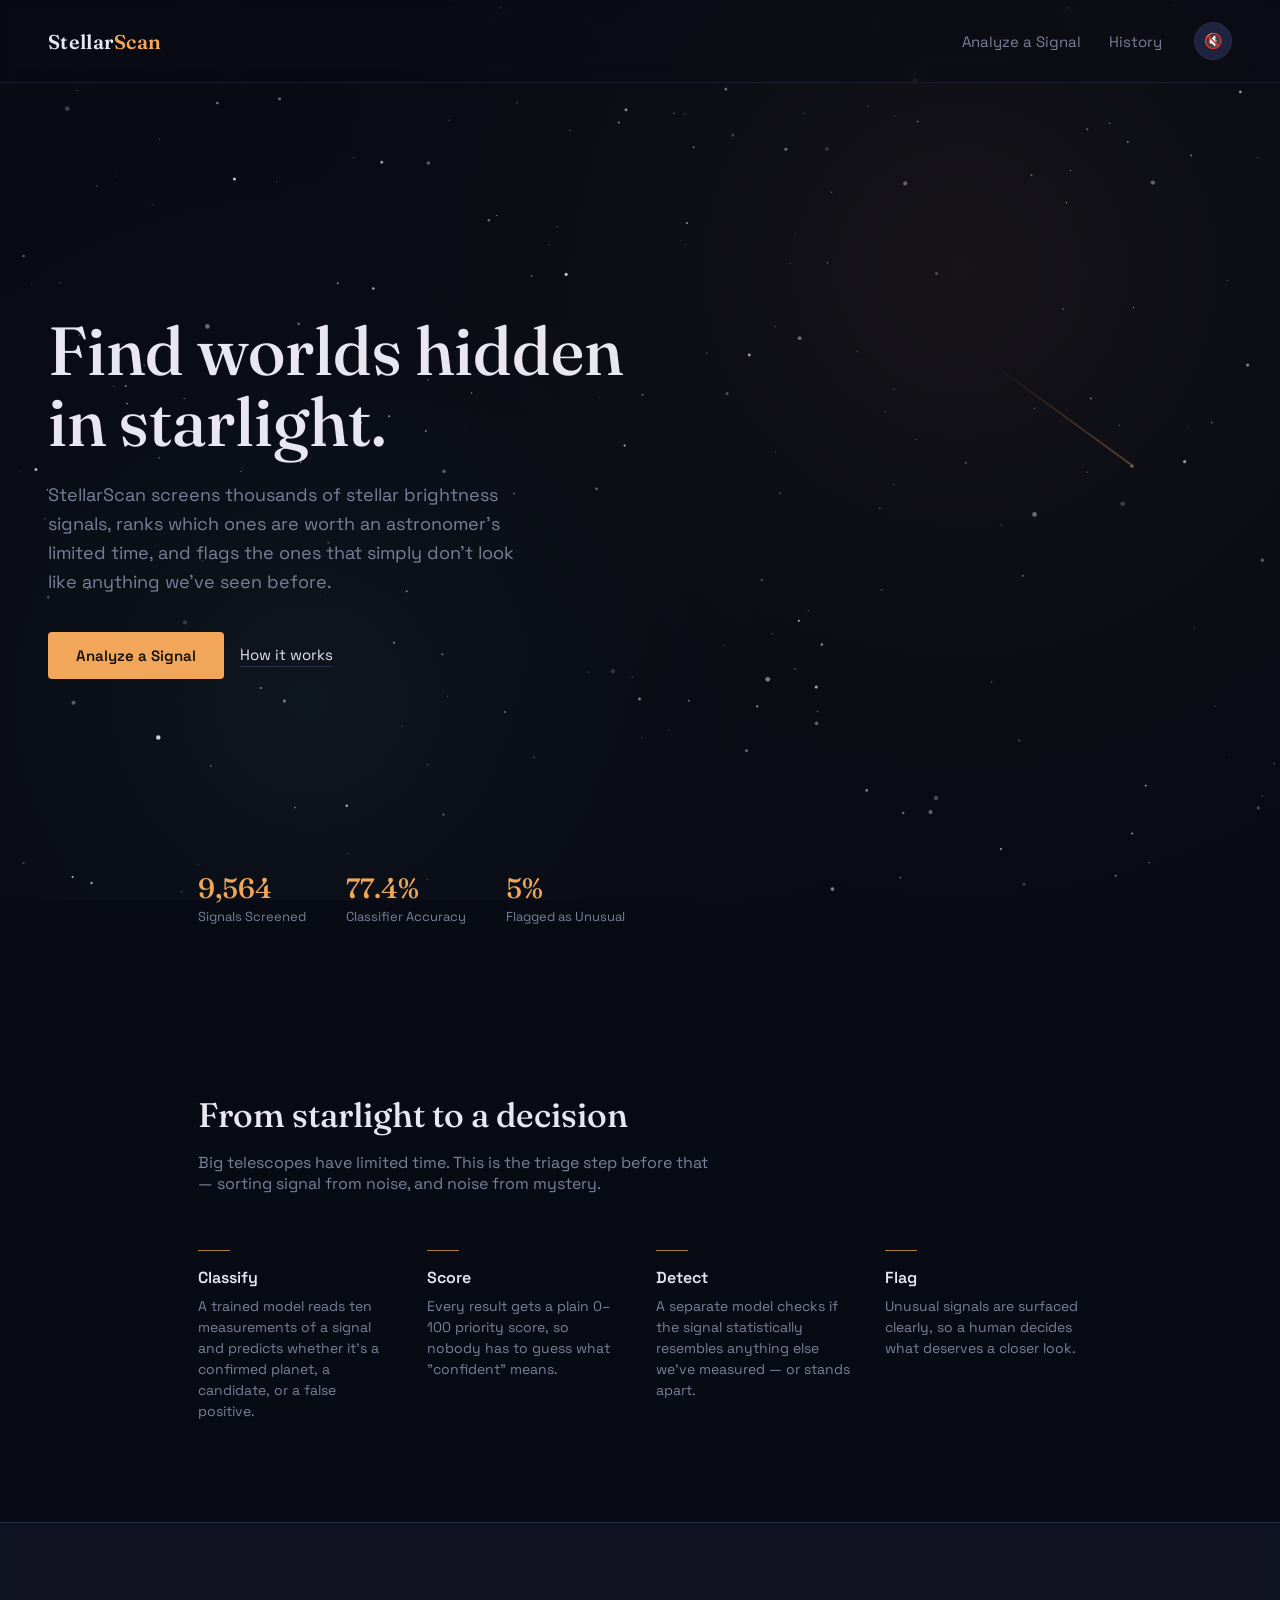
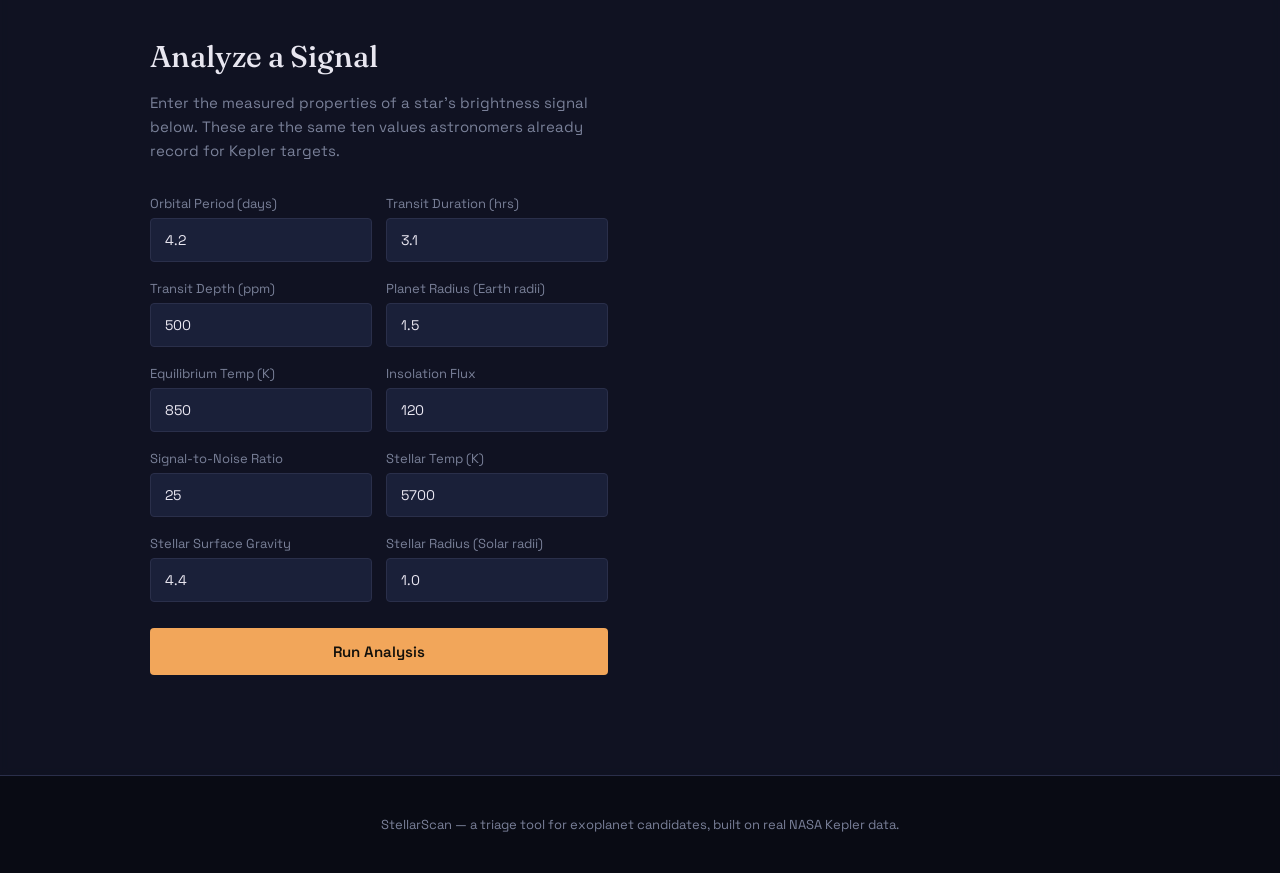
<file: frontend/index.html>
<!DOCTYPE html>
<html lang="en">
<head>
<meta charset="UTF-8">
<meta name="viewport" content="width=device-width, initial-scale=1.0">
<title>StellarScan — Signals Worth a Second Look</title>
<link rel="preconnect" href="https://fonts.googleapis.com">
<link href="https://fonts.googleapis.com/css2?family=Fraunces:opsz,wght@9..144,400;9..144,500;9..144,600&family=Space+Grotesk:wght@400;500;600&display=swap" rel="stylesheet">
<link rel="stylesheet" href="css/style.css">
</head>
<body>

<!-- Full-screen animated space background, drawn by js/starfield.js -->
<canvas id="spaceCanvas"></canvas>

<!-- Ambient background music. Add your own file at assets/audio/ambient.mp3 -->
<audio id="bgMusic" src="assets/audio/ambient.mp3" loop></audio>

<nav>
  <div class="brand">Stellar<span>Scan</span></div>
  <div class="nav-links">
    <a href="#discovery-section">Analyze a Signal</a>
    <a href="history.html">History</a>
    <button id="soundToggle" title="Toggle ambient sound">🔇</button>
  </div>
</nav>

<section class="hero">
  <div class="hero-content">
    <h1>Find worlds hidden in starlight.</h1>
    <p>StellarScan screens thousands of stellar brightness signals, ranks which ones are worth an astronomer's limited time, and flags the ones that simply don't look like anything we've seen before.</p>
    <div class="cta-row">
      <button class="btn-primary" onclick="document.getElementById('discovery-section').scrollIntoView()">Analyze a Signal</button>
      <a href="#how-it-works" class="btn-ghost">How it works</a>
    </div>
  </div>
</section>

<div class="hero-stats" style="max-width:980px; margin: -40px auto 0 auto; padding: 0 48px 40px 48px;">
  <div class="stat"><b>9,564</b><span>Signals Screened</span></div>
  <div class="stat"><b>77.4%</b><span>Classifier Accuracy</span></div>
  <div class="stat"><b>5%</b><span>Flagged as Unusual</span></div>
</div>

<section class="section" id="how-it-works">
  <h2>From starlight to a decision</h2>
  <p class="section-lead">Big telescopes have limited time. This is the triage step before that — sorting signal from noise, and noise from mystery.</p>
  <div class="steps">
    <div class="step">
      <div class="mark"></div>
      <h3>Classify</h3>
      <p>A trained model reads ten measurements of a signal and predicts whether it's a confirmed planet, a candidate, or a false positive.</p>
    </div>
    <div class="step">
      <div class="mark"></div>
      <h3>Score</h3>
      <p>Every result gets a plain 0–100 priority score, so nobody has to guess what "confident" means.</p>
    </div>
    <div class="step">
      <div class="mark"></div>
      <h3>Detect</h3>
      <p>A separate model checks if the signal statistically resembles anything else we've measured — or stands apart.</p>
    </div>
    <div class="step">
      <div class="mark"></div>
      <h3>Flag</h3>
      <p>Unusual signals are surfaced clearly, so a human decides what deserves a closer look.</p>
    </div>
  </div>
</section>

<section class="discovery" id="discovery-section">
  <div class="discovery-inner">
    <div>
      <h2>Analyze a Signal</h2>
      <p class="lead">Enter the measured properties of a star's brightness signal below. These are the same ten values astronomers already record for Kepler targets.</p>

      <form id="predictForm">
        <div class="field-row">
          <div class="field"><label>Orbital Period (days)</label><input type="number" step="any" id="koi_period" value="4.2" required></div>
          <div class="field"><label>Transit Duration (hrs)</label><input type="number" step="any" id="koi_duration" value="3.1" required></div>
        </div>
        <div class="field-row">
          <div class="field"><label>Transit Depth (ppm)</label><input type="number" step="any" id="koi_depth" value="500" required></div>
          <div class="field"><label>Planet Radius (Earth radii)</label><input type="number" step="any" id="koi_prad" value="1.5" required></div>
        </div>
        <div class="field-row">
          <div class="field"><label>Equilibrium Temp (K)</label><input type="number" step="any" id="koi_teq" value="850" required></div>
          <div class="field"><label>Insolation Flux</label><input type="number" step="any" id="koi_insol" value="120" required></div>
        </div>
        <div class="field-row">
          <div class="field"><label>Signal-to-Noise Ratio</label><input type="number" step="any" id="koi_model_snr" value="25" required></div>
          <div class="field"><label>Stellar Temp (K)</label><input type="number" step="any" id="koi_steff" value="5700" required></div>
        </div>
        <div class="field-row">
          <div class="field"><label>Stellar Surface Gravity</label><input type="number" step="any" id="koi_slogg" value="4.4" required></div>
          <div class="field"><label>Stellar Radius (Solar radii)</label><input type="number" step="any" id="koi_srad" value="1.0" required></div>
        </div>
        <button type="submit" class="btn-primary" style="width:100%; margin-top:8px;">Run Analysis</button>
        <div id="statusMsg"></div>
      </form>
    </div>

    <div>
      <div id="resultPanel">
        <div class="glow"></div>
        <span class="badge" id="classBadge" style="position:relative;">CONFIRMED</span>
        <h4 id="funLabel">Standard Signal</h4>
        <div class="sub" id="scoreSub">Priority score —</div>
        <div class="metric-row"><span>Predicted Class</span><span id="mClass">—</span></div>
        <div class="metric-row"><span>Confidence</span><span id="mConfidence">—</span></div>
        <div class="metric-row"><span>Anomaly Flagged</span><span id="mAnomaly">—</span></div>
        <div class="metric-row"><span>Priority Score</span><span id="mPriority">—</span></div>
        <div class="metric-row"><span>Habitability Score</span><span id="mHabitability">—</span></div>
      </div>
    </div>
  </div>
</section>

<footer>StellarScan — a triage tool for exoplanet candidates, built on real NASA Kepler data.</footer>

<script src="js/starfield.js"></script>
<script src="js/audio.js"></script>
<script src="js/app.js"></script>
</body>
</html>
</file>
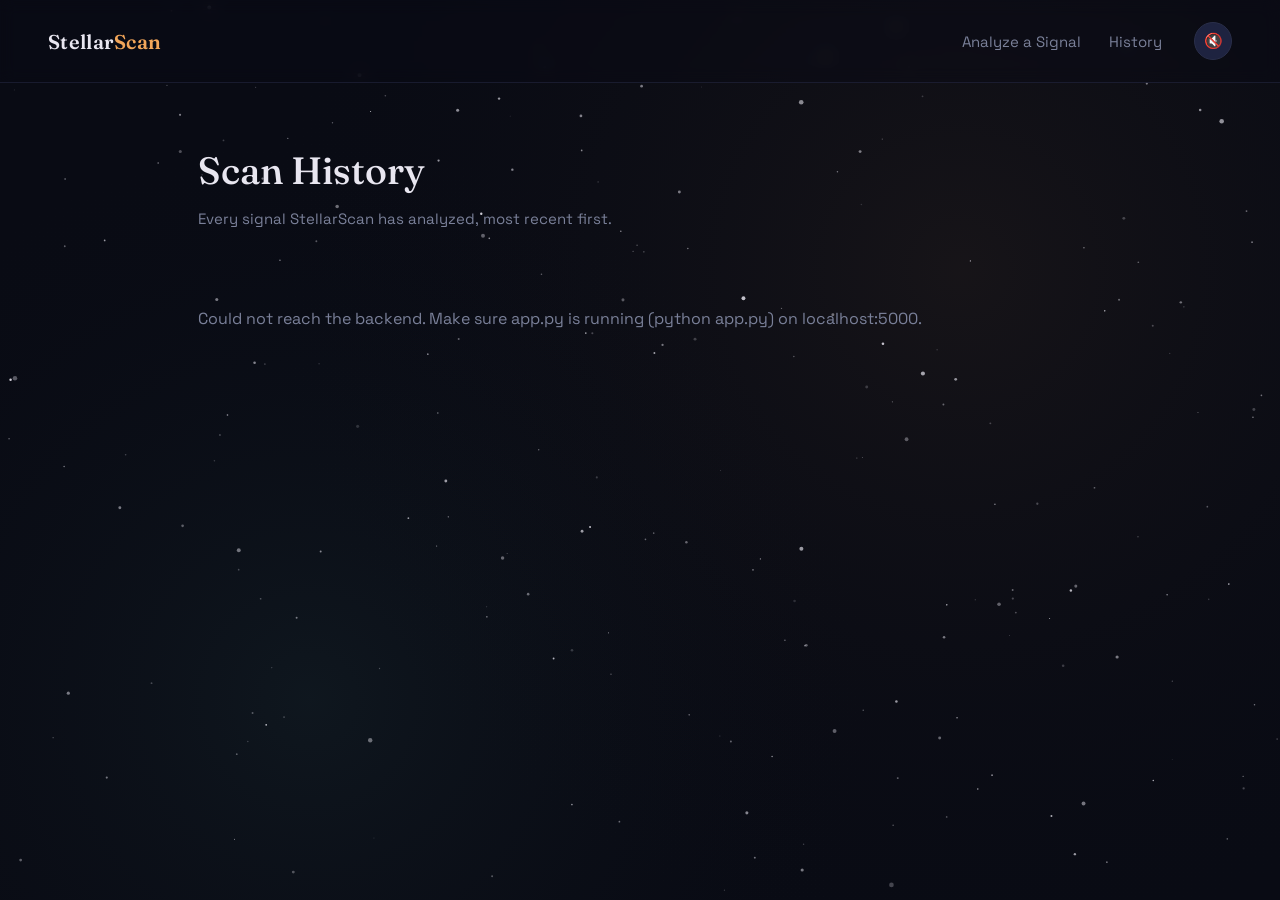
<file: frontend/history.html>
<!DOCTYPE html>
<html lang="en">
<head>
<meta charset="UTF-8">
<meta name="viewport" content="width=device-width, initial-scale=1.0">
<title>StellarScan — History</title>
<link rel="preconnect" href="https://fonts.googleapis.com">
<link href="https://fonts.googleapis.com/css2?family=Fraunces:opsz,wght@9..144,400;9..144,500;9..144,600&family=Space+Grotesk:wght@400;500;600&display=swap" rel="stylesheet">
<link rel="stylesheet" href="css/style.css">
</head>
<body>

<canvas id="spaceCanvas"></canvas>
<audio id="bgMusic" src="assets/audio/ambient.mp3" loop></audio>

<nav>
  <div class="brand">Stellar<span>Scan</span></div>
  <div class="nav-links">
    <a href="index.html">Analyze a Signal</a>
    <a href="history.html">History</a>
    <button id="soundToggle" title="Toggle ambient sound">🔇</button>
  </div>
</nav>

<main class="history-main">
  <h1>Scan History</h1>
  <p class="lead">Every signal StellarScan has analyzed, most recent first.</p>

  <div id="loadingState">Loading history...</div>

  <table id="historyTable" style="display:none;">
    <thead>
      <tr>
        <th>Date</th>
        <th>Predicted Class</th>
        <th>Confidence</th>
        <th>Priority</th>
        <th>Habitability</th>
        <th>Anomaly</th>
        <th>Label</th>
      </tr>
    </thead>
    <tbody id="historyBody"></tbody>
  </table>

  <div id="emptyState">
    <h3>No signals analyzed yet</h3>
    <p>Run your first analysis from the Home page to see it appear here.</p>
  </div>
</main>

<script src="js/starfield.js"></script>
<script src="js/audio.js"></script>
<script src="js/history.js"></script>
</body>
</html>
</file>
<file: frontend/css/style.css>
/* ============================================================
   StellarScan — shared styles for both pages
   ============================================================ */

:root{
  --bg: #090B14;
  --panel: #161A2E;
  --panel-2: #1E2340;
  --ember: #F2A65A;
  --ember-dim: #a97c47;
  --teal: #6DD3C7;
  --text: #E8E6F0;
  --muted: #7A8099;
  --line: #2A2F4A;
}

*{ box-sizing: border-box; }
html{ scroll-behavior: smooth; }

body{
  margin:0;
  background: var(--bg);
  color: var(--text);
  font-family: 'Space Grotesk', sans-serif;
  overflow-x: hidden;
}

@media (prefers-reduced-motion: reduce){
  *{ animation: none !important; transition: none !important; }
}

a{ color: inherit; }

/* ---------- background canvas (fixed behind everything) ---------- */
#spaceCanvas{
  position: fixed;
  inset: 0;
  z-index: -1;
  width: 100vw;
  height: 100vh;
}

/* ---------- nav ---------- */
nav{
  position: sticky;
  top:0; left:0; right:0;
  display:flex;
  justify-content: space-between;
  align-items:center;
  padding: 22px 48px;
  z-index: 50;
  backdrop-filter: blur(8px);
  background: rgba(9,11,20,0.35);
  border-bottom: 1px solid rgba(42,47,74,0.5);
}
.brand{
  font-family:'Fraunces', serif;
  font-size: 20px;
  font-weight: 600;
  letter-spacing: 0.3px;
}
.brand span{ color: var(--ember); }
.nav-links{ display:flex; align-items:center; gap: 8px; }
.nav-links a{
  text-decoration:none;
  color: var(--muted);
  font-size: 15px;
  margin-left: 20px;
  transition: color 0.2s ease;
}
.nav-links a:hover{ color: var(--text); }

/* ---------- sound toggle button ---------- */
#soundToggle{
  margin-left: 24px;
  width: 38px;
  height: 38px;
  border-radius: 50%;
  border: 1px solid var(--line);
  background: var(--panel-2);
  color: var(--muted);
  cursor: pointer;
  display:flex;
  align-items:center;
  justify-content:center;
  font-size: 15px;
  transition: color 0.2s ease, border-color 0.2s ease;
}
#soundToggle:hover{ color: var(--ember); border-color: var(--ember-dim); }
#soundToggle.on{ color: var(--ember); border-color: var(--ember); }

/* ---------- hero ---------- */
.hero{
  position: relative;
  min-height: 92vh;
  display:flex;
  align-items:center;
  padding: 0 48px;
}
.hero-content{ max-width: 640px; }
.hero-content h1{
  font-family:'Fraunces', serif;
  font-weight: 500;
  font-size: clamp(40px, 6vw, 68px);
  line-height: 1.05;
  margin: 0 0 24px 0;
}
.hero-content p{
  font-size: 18px;
  line-height: 1.6;
  color: var(--muted);
  max-width: 480px;
  margin-bottom: 36px;
}
.cta-row{ display:flex; gap:16px; align-items:center; }
.btn-primary{
  background: var(--ember);
  color: #12100b;
  border:none;
  padding: 14px 28px;
  border-radius: 4px;
  font-family: 'Space Grotesk', sans-serif;
  font-weight: 600;
  font-size: 15px;
  cursor:pointer;
  transition: transform 0.15s ease, box-shadow 0.15s ease;
}
.btn-primary:hover{
  transform: translateY(-1px);
  box-shadow: 0 8px 24px rgba(242,166,90,0.25);
}
.btn-ghost{
  color: var(--text);
  text-decoration:none;
  font-size: 15px;
  border-bottom: 1px solid var(--line);
  padding-bottom: 2px;
}

.hero-stats{
  display:flex;
  gap: 40px;
  margin-top: 64px;
  flex-wrap: wrap;
}
.stat b{
  display:block;
  font-family:'Fraunces', serif;
  font-size: 28px;
  font-weight:500;
  color: var(--ember);
}
.stat span{ font-size: 13px; color: var(--muted); }

/* ---------- generic section ---------- */
.section{
  padding: 100px 48px;
  max-width: 980px;
  margin: 0 auto;
}
.section h2{
  font-family:'Fraunces', serif;
  font-weight: 500;
  font-size: 34px;
  margin-bottom: 12px;
}
.section-lead{
  color: var(--muted);
  font-size: 16px;
  max-width: 520px;
  margin-bottom: 56px;
}
.steps{
  display:grid;
  grid-template-columns: repeat(4, 1fr);
  gap: 32px;
}
@media (max-width: 900px){ .steps{ grid-template-columns: 1fr 1fr; } }
@media (max-width: 560px){ .steps{ grid-template-columns: 1fr; } }
.step h3{ font-size: 16px; font-weight: 600; margin: 0 0 8px 0; }
.step p{ font-size: 14px; color: var(--muted); line-height: 1.5; margin:0; }
.step .mark{ width: 32px; height: 1px; background: var(--ember-dim); margin-bottom: 16px; }

/* ---------- discovery / form ---------- */
.discovery{
  background: rgba(22,26,46,0.55);
  border-top: 1px solid var(--line);
  border-bottom: 1px solid var(--line);
  padding: 90px 48px;
  backdrop-filter: blur(4px);
}
.discovery-inner{
  max-width: 980px;
  margin: 0 auto;
  display:grid;
  grid-template-columns: 1fr 1fr;
  gap: 64px;
}
@media (max-width: 860px){ .discovery-inner{ grid-template-columns: 1fr; } }
.discovery h2{ font-family:'Fraunces', serif; font-weight:500; font-size: 30px; margin-bottom: 16px; }
.discovery p.lead{ color: var(--muted); font-size: 15px; line-height: 1.6; margin-bottom: 32px; }

.field{ margin-bottom: 18px; }
.field label{ display:block; font-size: 13px; color: var(--muted); margin-bottom: 6px; }
.field input{
  width:100%;
  background: rgba(30,35,64,0.8);
  border: 1px solid var(--line);
  color: var(--text);
  padding: 12px 14px;
  border-radius: 4px;
  font-family:'Space Grotesk', sans-serif;
  font-size: 14px;
  outline:none;
  transition: border-color 0.15s ease;
}
.field input:focus{ border-color: var(--ember); }
.field-row{ display:grid; grid-template-columns: 1fr 1fr; gap: 14px; }

#resultPanel{
  margin-top: 28px;
  padding: 24px;
  border-radius: 6px;
  background: rgba(30,35,64,0.75);
  border: 1px solid var(--line);
  display:none;
  position: relative;
  overflow:hidden;
}
#resultPanel.show{ display:block; }
#resultPanel .glow{
  position:absolute;
  inset:0;
  pointer-events:none;
  background: radial-gradient(circle at 30% 20%, var(--glow-color, var(--ember)) 0%, transparent 60%);
  opacity: 0;
}
#resultPanel.reveal .glow{ animation: pulseGlow 1.1s ease-out; }
@keyframes pulseGlow{
  0%{ opacity:0; transform: scale(0.4); }
  35%{ opacity:0.35; transform: scale(1); }
  100%{ opacity:0; transform: scale(1.4); }
}
#resultPanel h4{ margin:0 0 4px 0; font-family:'Fraunces', serif; font-size: 22px; font-weight: 500; position: relative; }
#resultPanel .sub{ color: var(--muted); font-size: 14px; margin-bottom: 18px; position: relative; }
.metric-row{
  display:flex; justify-content: space-between; padding: 10px 0;
  border-top: 1px solid var(--line); font-size: 14px; position: relative;
}
.metric-row span:first-child{ color: var(--muted); }
.badge{
  display:inline-block; padding: 4px 10px; border-radius: 3px;
  font-size: 12px; font-weight: 600;
  background: rgba(242,166,90,0.15); color: var(--ember);
}
.badge.anomaly{ background: rgba(109,211,199,0.15); color: var(--teal); }

#statusMsg{ font-size: 13px; color: var(--muted); margin-top: 10px; }

footer{ padding: 40px 48px; text-align:center; color: var(--muted); font-size: 13px; }

/* ---------- history page table ---------- */
main.history-main{ max-width: 980px; margin: 0 auto; padding: 64px 48px 100px 48px; }
main.history-main h1{ font-family:'Fraunces', serif; font-weight: 500; font-size: 38px; margin: 0 0 8px 0; }
main.history-main .lead{ color: var(--muted); font-size: 15px; margin-bottom: 40px; }

table{ width:100%; border-collapse: collapse; font-size: 14px; background: rgba(22,26,46,0.5); backdrop-filter: blur(4px); }
thead th{ text-align:left; color: var(--muted); font-weight: 500; padding: 12px 14px; border-bottom: 1px solid var(--line); }
tbody td{ padding: 14px; border-bottom: 1px solid var(--line); }
tbody tr{ transition: background 0.15s ease; }
tbody tr:hover{ background: rgba(30,35,64,0.6); }

#emptyState{ display:none; text-align:center; padding: 80px 20px; color: var(--muted); }
#emptyState h3{ font-family:'Fraunces', serif; color: var(--text); font-weight: 500; margin-bottom: 8px; }
#loadingState{ color: var(--muted); padding: 40px 0; }
</file>
